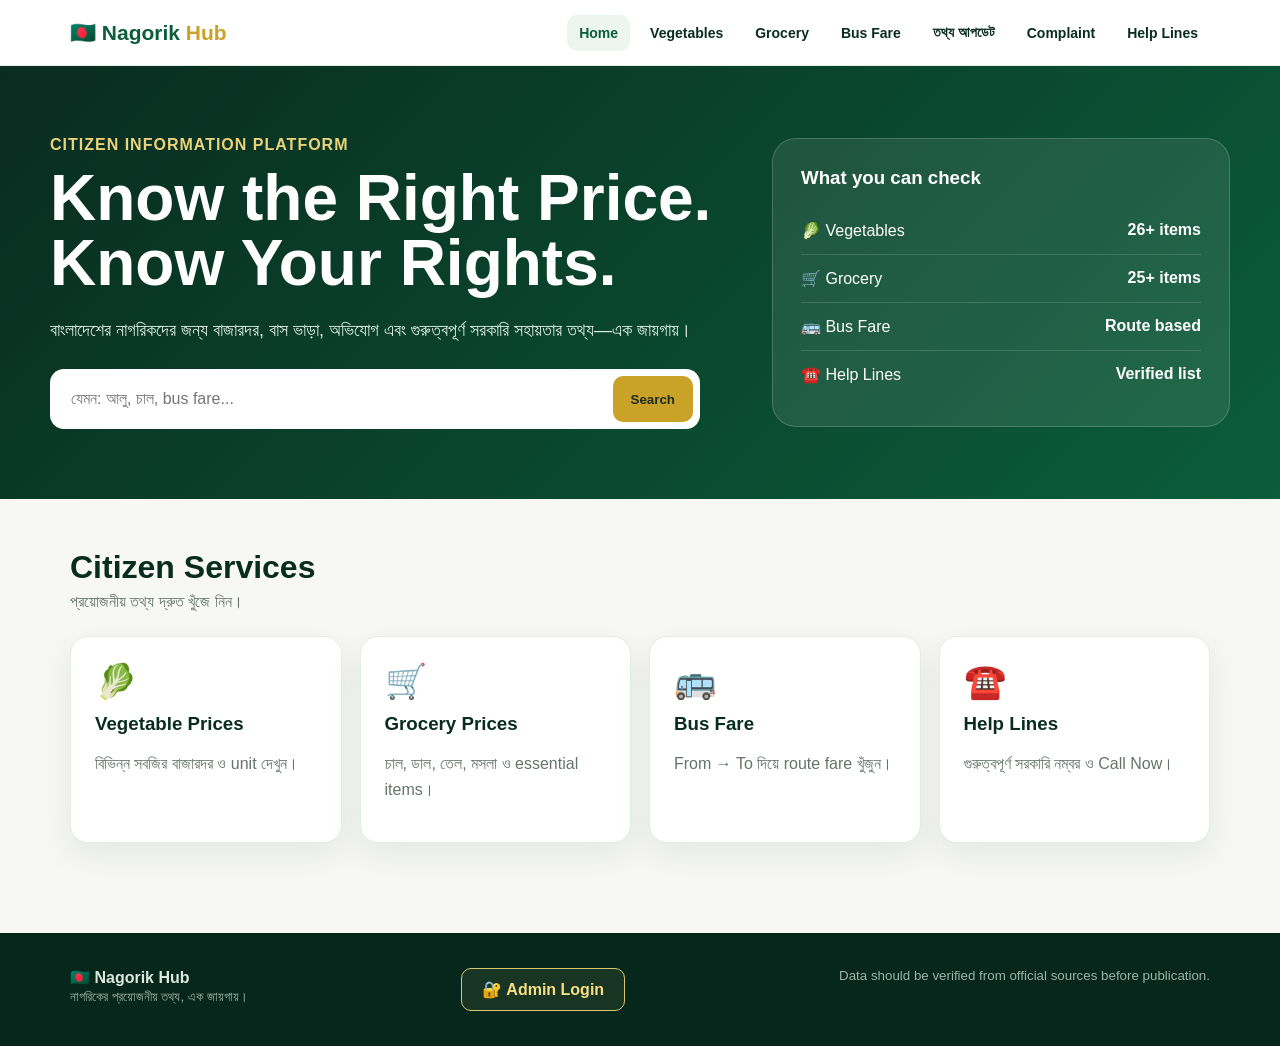
<file: index.html>
<!doctype html><html lang='bn'><head><meta charset='utf-8'><meta name='viewport' content='width=device-width,initial-scale=1'><title>Nagorik Hub</title><link rel='stylesheet' href='css/style.css'></head><body><nav class="nav"><div class="nav-inner"><a class="brand" href="index.html">🇧🇩 Nagorik <span>Hub</span></a><button class="menu">☰</button><div class="navlinks"><a href="index.html" class="active">Home</a><a href="vegetables.html">Vegetables</a><a href="grocery.html">Grocery</a><a href="bus-fare.html">Bus Fare</a><a href="update-info.html">তথ্য আপডেট</a><a href="complaint.html">Complaint</a><a href="helplines.html">Help Lines</a></div></div></nav><section class="hero"><div class="hero-inner"><div><div class="eyebrow">CITIZEN INFORMATION PLATFORM</div><h1>Know the Right Price.<br>Know Your Rights.</h1><p>বাংলাদেশের নাগরিকদের জন্য বাজারদর, বাস ভাড়া, অভিযোগ এবং গুরুত্বপূর্ণ সরকারি সহায়তার তথ্য—এক জায়গায়।</p><div class="hero-search"><input id="homeSearch" placeholder="যেমন: আলু, চাল, bus fare..."><button class="btn" onclick="location.href='vegetables.html'">Search</button></div></div><div class="hero-panel"><h3>What you can check</h3><div class="hero-stat"><span>🥬 Vegetables</span><b>26+ items</b></div><div class="hero-stat"><span>🛒 Grocery</span><b>25+ items</b></div><div class="hero-stat"><span>🚌 Bus Fare</span><b>Route based</b></div><div class="hero-stat"><span>☎️ Help Lines</span><b>Verified list</b></div></div></div></section><section class="container"><div class="section-head"><div><h2>Citizen Services</h2><p>প্রয়োজনীয় তথ্য দ্রুত খুঁজে নিন।</p></div></div><div class="cards"><a class="feature" href="vegetables.html"><div class="feature-icon">🥬</div><h3>Vegetable Prices</h3><p>বিভিন্ন সবজির বাজারদর ও unit দেখুন।</p></a><a class="feature" href="grocery.html"><div class="feature-icon">🛒</div><h3>Grocery Prices</h3><p>চাল, ডাল, তেল, মসলা ও essential items।</p></a><a class="feature" href="bus-fare.html"><div class="feature-icon">🚌</div><h3>Bus Fare</h3><p>From → To দিয়ে route fare খুঁজুন।</p></a><a class="feature" href="helplines.html"><div class="feature-icon">☎️</div><h3>Help Lines</h3><p>গুরুত্বপূর্ণ সরকারি নম্বর ও Call Now।</p></a></div></section><footer class="footer"><div class="footer-inner"><div><strong>🇧🇩 Nagorik Hub</strong><br><small>নাগরিকের প্রয়োজনীয় তথ্য, এক জায়গায়।</small></div><div class="footer-admin"><a class="admin-login-btn" href="admin-login.html">🔐 Admin Login</a></div><small>Data should be verified from official sources before publication.</small></div></footer><script src='js/main.js'></script></body></html>
</file>
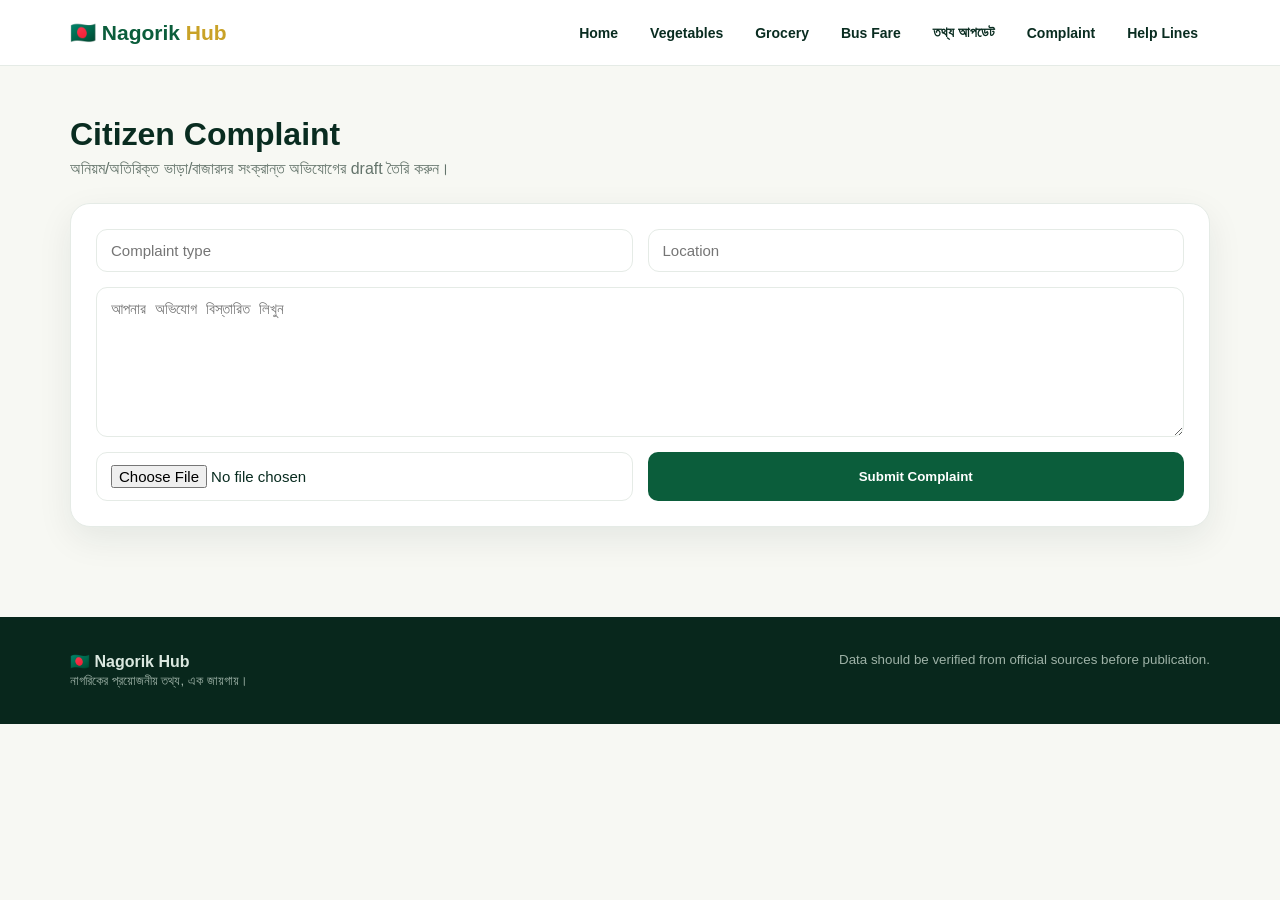
<file: complaint.html>
<!doctype html><html lang='bn'><head><meta charset='utf-8'><meta name='viewport' content='width=device-width,initial-scale=1'><title>Complaint — Nagorik Hub</title><link rel='stylesheet' href='css/style.css'></head><body><nav class="nav"><div class="nav-inner"><a class="brand" href="index.html">🇧🇩 Nagorik <span>Hub</span></a><button class="menu">☰</button><div class="navlinks"><a href="index.html" class="">Home</a><a href="vegetables.html" class="">Vegetables</a><a href="grocery.html" class="">Grocery</a><a href="bus-fare.html" class="">Bus Fare</a><a href="update-info.html">তথ্য আপডেট</a><a href="complaint.html">Complaint</a><a href="helplines.html" class="">Help Lines</a></div></div></nav><main class="container"><div class="section-head"><div><h2>Citizen Complaint</h2><p>অনিয়ম/অতিরিক্ত ভাড়া/বাজারদর সংক্রান্ত অভিযোগের draft তৈরি করুন।</p></div></div><div class="fare-box"><form class="form-grid" onsubmit="event.preventDefault();alert('Demo: complaint saved locally. Official submission channel will be connected later.');"><input class="input" placeholder="Complaint type"><input class="input" placeholder="Location"><textarea class="input" placeholder="আপনার অভিযোগ বিস্তারিত লিখুন"></textarea><input class="input" type="file" accept="image/*"><button class="btn full">Submit Complaint</button></form></div></main><footer class="footer"><div class="footer-inner"><div><strong>🇧🇩 Nagorik Hub</strong><br><small>নাগরিকের প্রয়োজনীয় তথ্য, এক জায়গায়।</small></div><small>Data should be verified from official sources before publication.</small></div></footer><script src='js/main.js'></script></body></html>
</file>
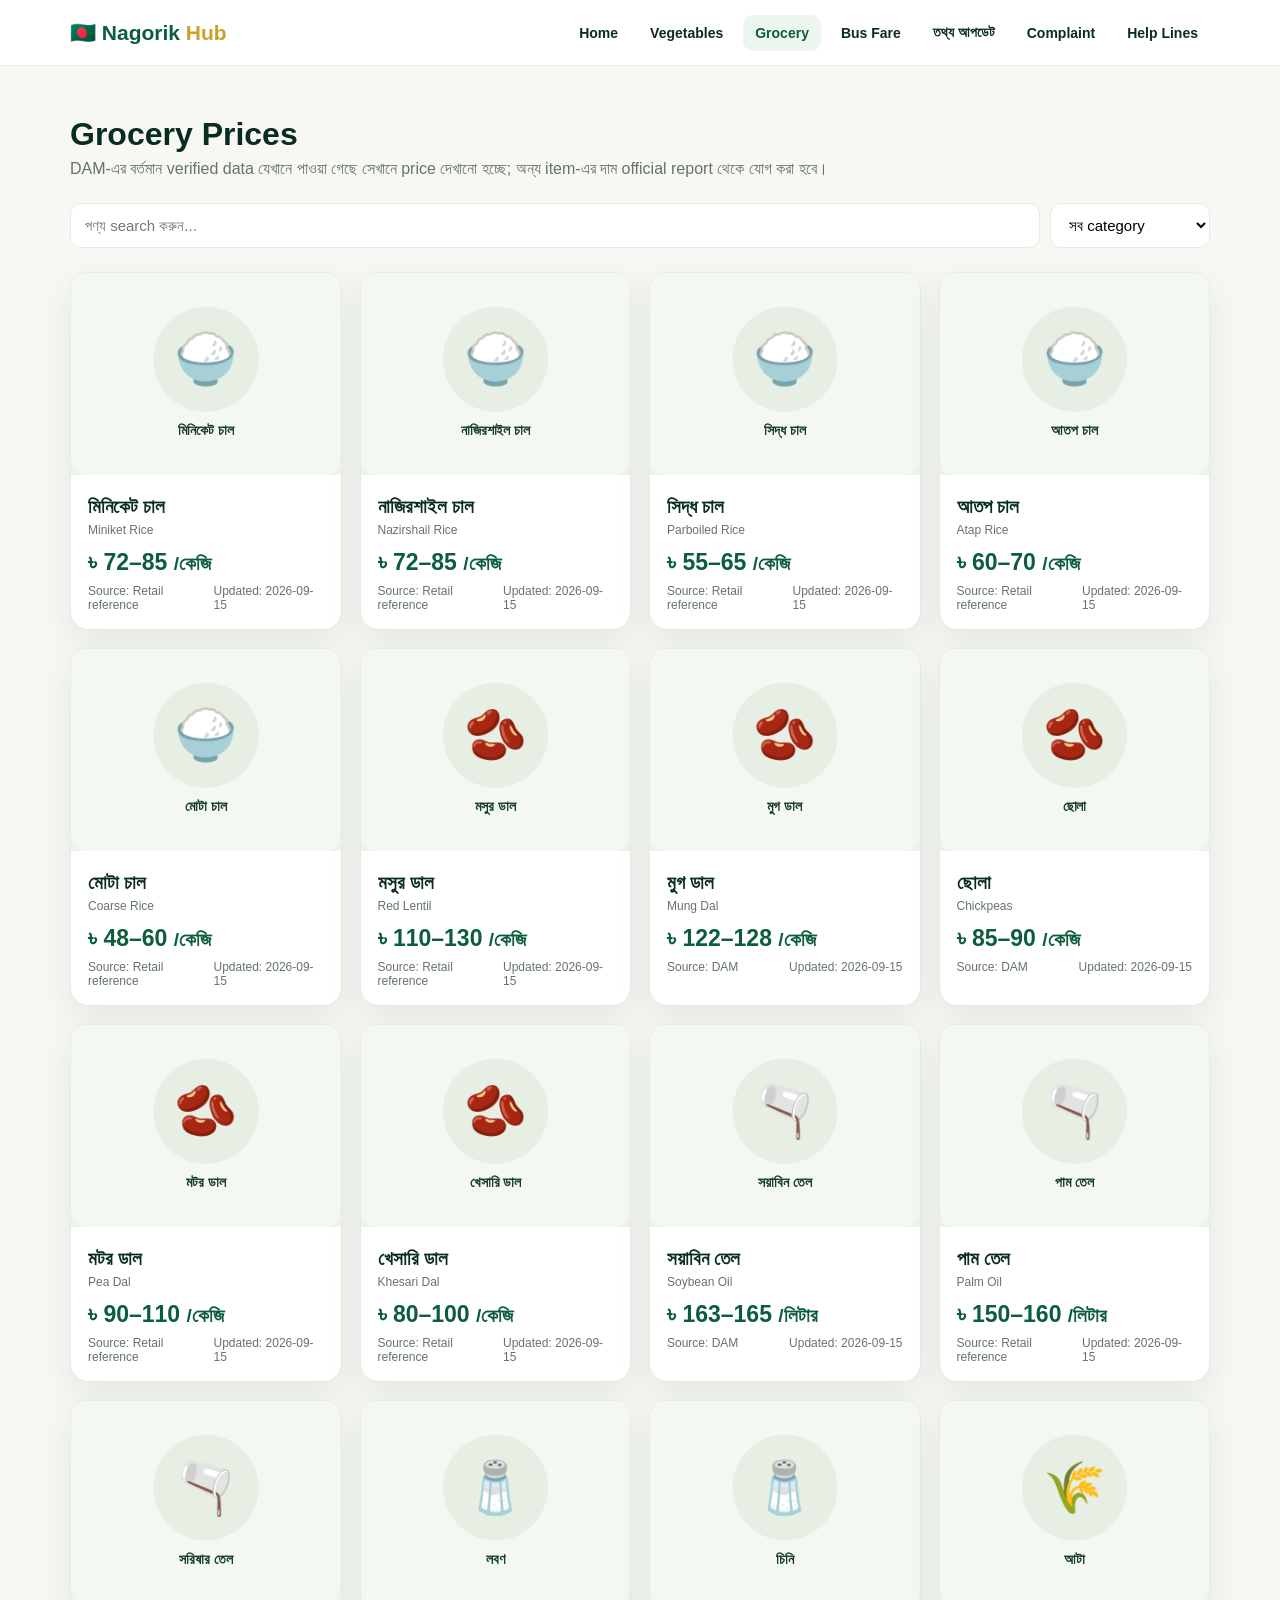
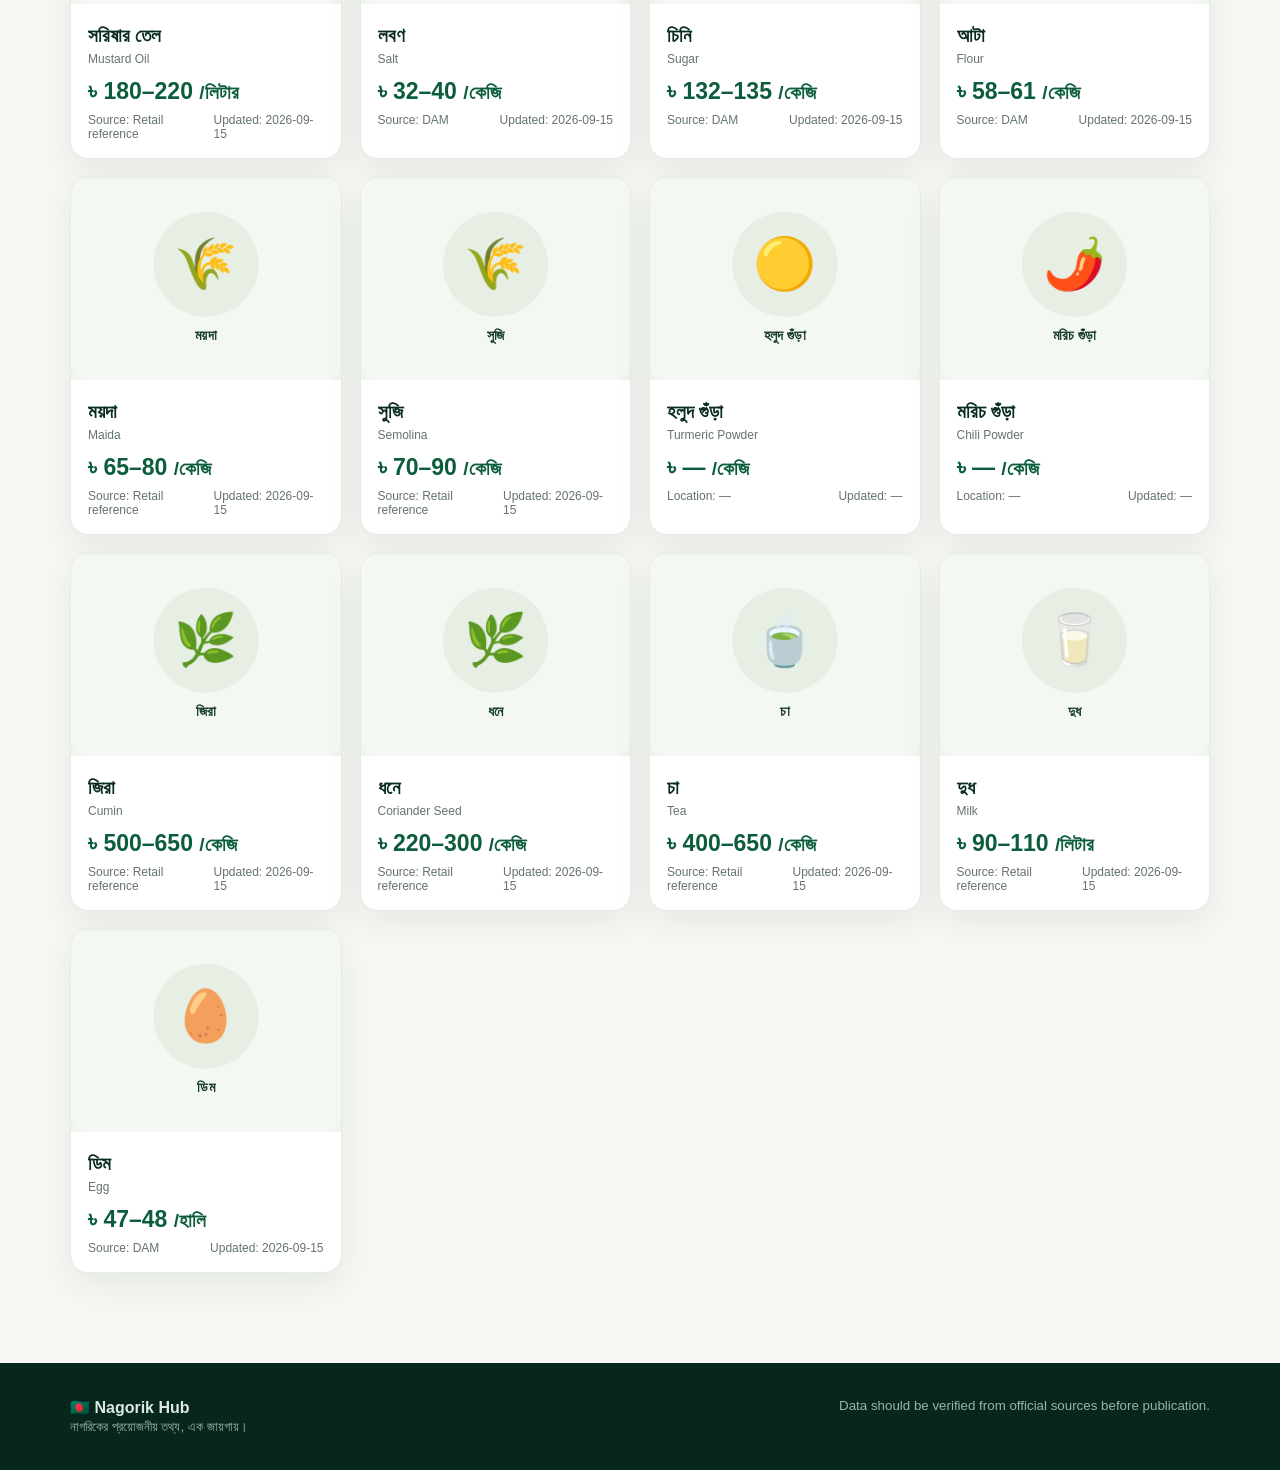
<file: grocery.html>
<!doctype html><html lang='bn'><head><meta charset='utf-8'><meta name='viewport' content='width=device-width,initial-scale=1'><title>Grocery Prices — Nagorik Hub</title><link rel='stylesheet' href='css/style.css'></head><body><nav class="nav"><div class="nav-inner"><a class="brand" href="index.html">🇧🇩 Nagorik <span>Hub</span></a><button class="menu">☰</button><div class="navlinks"><a href="index.html" class="">Home</a><a href="vegetables.html" class="">Vegetables</a><a href="grocery.html" class="active">Grocery</a><a href="bus-fare.html" class="">Bus Fare</a><a href="update-info.html">তথ্য আপডেট</a><a href="complaint.html">Complaint</a><a href="helplines.html" class="">Help Lines</a></div></div></nav><main class="container"><div class="section-head"><div><h2>Grocery Prices</h2><p>DAM-এর বর্তমান verified data যেখানে পাওয়া গেছে সেখানে price দেখানো হচ্ছে; অন্য item-এর দাম official report থেকে যোগ করা হবে।</p></div></div><div class="toolbar"><input class="input product-search" placeholder="পণ্য search করুন..."><select id="category" class="select"><option value="">সব category</option><option value="চাল">চাল</option><option value="ডাল">ডাল</option><option value="তেল">তেল</option><option value="মসলা">মসলা</option><option value="মুদি">মুদি</option></select></div><div class="product-grid"><article class="card product-card" data-category="চাল"><img class="product-img" src="assets/images/grocery/miniket-rice.svg" alt="মিনিকেট চাল"><div class="card-body"><h3>মিনিকেট চাল</h3><div class="en">Miniket Rice</div><div class="price">৳ — <small>/কেজি</small></div><div class="meta"><span>Location: —</span><span>Updated: —</span></div></div></article><article class="card product-card" data-category="চাল"><img class="product-img" src="assets/images/grocery/nazirshail-rice.svg" alt="নাজিরশাইল চাল"><div class="card-body"><h3>নাজিরশাইল চাল</h3><div class="en">Nazirshail Rice</div><div class="price">৳ — <small>/কেজি</small></div><div class="meta"><span>Location: —</span><span>Updated: —</span></div></div></article><article class="card product-card" data-category="চাল"><img class="product-img" src="assets/images/grocery/parboiled-rice.svg" alt="সিদ্ধ চাল"><div class="card-body"><h3>সিদ্ধ চাল</h3><div class="en">Parboiled Rice</div><div class="price">৳ — <small>/কেজি</small></div><div class="meta"><span>Location: —</span><span>Updated: —</span></div></div></article><article class="card product-card" data-category="চাল"><img class="product-img" src="assets/images/grocery/atap-rice.svg" alt="আতপ চাল"><div class="card-body"><h3>আতপ চাল</h3><div class="en">Atap Rice</div><div class="price">৳ — <small>/কেজি</small></div><div class="meta"><span>Location: —</span><span>Updated: —</span></div></div></article><article class="card product-card" data-category="চাল"><img class="product-img" src="assets/images/grocery/coarse-rice.svg" alt="মোটা চাল"><div class="card-body"><h3>মোটা চাল</h3><div class="en">Coarse Rice</div><div class="price">৳ — <small>/কেজি</small></div><div class="meta"><span>Location: —</span><span>Updated: —</span></div></div></article><article class="card product-card" data-category="ডাল"><img class="product-img" src="assets/images/grocery/red-lentil.svg" alt="মসুর ডাল"><div class="card-body"><h3>মসুর ডাল</h3><div class="en">Red Lentil</div><div class="price">৳ — <small>/কেজি</small></div><div class="meta"><span>Location: —</span><span>Updated: —</span></div></div></article><article class="card product-card" data-category="ডাল"><img class="product-img" src="assets/images/grocery/mung-dal.svg" alt="মুগ ডাল"><div class="card-body"><h3>মুগ ডাল</h3><div class="en">Mung Dal</div><div class="price">৳ — <small>/কেজি</small></div><div class="meta"><span>Location: —</span><span>Updated: —</span></div></div></article><article class="card product-card" data-category="ডাল"><img class="product-img" src="assets/images/grocery/chickpeas.svg" alt="ছোলা"><div class="card-body"><h3>ছোলা</h3><div class="en">Chickpeas</div><div class="price">৳ — <small>/কেজি</small></div><div class="meta"><span>Location: —</span><span>Updated: —</span></div></div></article><article class="card product-card" data-category="ডাল"><img class="product-img" src="assets/images/grocery/pea-dal.svg" alt="মটর ডাল"><div class="card-body"><h3>মটর ডাল</h3><div class="en">Pea Dal</div><div class="price">৳ — <small>/কেজি</small></div><div class="meta"><span>Location: —</span><span>Updated: —</span></div></div></article><article class="card product-card" data-category="ডাল"><img class="product-img" src="assets/images/grocery/khesari-dal.svg" alt="খেসারি ডাল"><div class="card-body"><h3>খেসারি ডাল</h3><div class="en">Khesari Dal</div><div class="price">৳ — <small>/কেজি</small></div><div class="meta"><span>Location: —</span><span>Updated: —</span></div></div></article><article class="card product-card" data-category="তেল"><img class="product-img" src="assets/images/grocery/soybean-oil.svg" alt="সয়াবিন তেল"><div class="card-body"><h3>সয়াবিন তেল</h3><div class="en">Soybean Oil</div><div class="price">৳ — <small>/লিটার</small></div><div class="meta"><span>Location: —</span><span>Updated: —</span></div></div></article><article class="card product-card" data-category="তেল"><img class="product-img" src="assets/images/grocery/palm-oil.svg" alt="পাম তেল"><div class="card-body"><h3>পাম তেল</h3><div class="en">Palm Oil</div><div class="price">৳ — <small>/লিটার</small></div><div class="meta"><span>Location: —</span><span>Updated: —</span></div></div></article><article class="card product-card" data-category="তেল"><img class="product-img" src="assets/images/grocery/mustard-oil.svg" alt="সরিষার তেল"><div class="card-body"><h3>সরিষার তেল</h3><div class="en">Mustard Oil</div><div class="price">৳ — <small>/লিটার</small></div><div class="meta"><span>Location: —</span><span>Updated: —</span></div></div></article><article class="card product-card" data-category="মসলা"><img class="product-img" src="assets/images/grocery/salt.svg" alt="লবণ"><div class="card-body"><h3>লবণ</h3><div class="en">Salt</div><div class="price">৳ — <small>/কেজি</small></div><div class="meta"><span>Location: —</span><span>Updated: —</span></div></div></article><article class="card product-card" data-category="মুদি"><img class="product-img" src="assets/images/grocery/sugar.svg" alt="চিনি"><div class="card-body"><h3>চিনি</h3><div class="en">Sugar</div><div class="price">৳ — <small>/কেজি</small></div><div class="meta"><span>Location: —</span><span>Updated: —</span></div></div></article><article class="card product-card" data-category="মুদি"><img class="product-img" src="assets/images/grocery/flour.svg" alt="আটা"><div class="card-body"><h3>আটা</h3><div class="en">Flour</div><div class="price">৳ — <small>/কেজি</small></div><div class="meta"><span>Location: —</span><span>Updated: —</span></div></div></article><article class="card product-card" data-category="মুদি"><img class="product-img" src="assets/images/grocery/maida.svg" alt="ময়দা"><div class="card-body"><h3>ময়দা</h3><div class="en">Maida</div><div class="price">৳ — <small>/কেজি</small></div><div class="meta"><span>Location: —</span><span>Updated: —</span></div></div></article><article class="card product-card" data-category="মুদি"><img class="product-img" src="assets/images/grocery/semolina.svg" alt="সুজি"><div class="card-body"><h3>সুজি</h3><div class="en">Semolina</div><div class="price">৳ — <small>/কেজি</small></div><div class="meta"><span>Location: —</span><span>Updated: —</span></div></div></article><article class="card product-card" data-category="মসলা"><img class="product-img" src="assets/images/grocery/turmeric-powder.svg" alt="হলুদ গুঁড়া"><div class="card-body"><h3>হলুদ গুঁড়া</h3><div class="en">Turmeric Powder</div><div class="price">৳ — <small>/কেজি</small></div><div class="meta"><span>Location: —</span><span>Updated: —</span></div></div></article><article class="card product-card" data-category="মসলা"><img class="product-img" src="assets/images/grocery/chili-powder.svg" alt="মরিচ গুঁড়া"><div class="card-body"><h3>মরিচ গুঁড়া</h3><div class="en">Chili Powder</div><div class="price">৳ — <small>/কেজি</small></div><div class="meta"><span>Location: —</span><span>Updated: —</span></div></div></article><article class="card product-card" data-category="মসলা"><img class="product-img" src="assets/images/grocery/cumin.svg" alt="জিরা"><div class="card-body"><h3>জিরা</h3><div class="en">Cumin</div><div class="price">৳ — <small>/কেজি</small></div><div class="meta"><span>Location: —</span><span>Updated: —</span></div></div></article><article class="card product-card" data-category="মসলা"><img class="product-img" src="assets/images/grocery/coriander-seed.svg" alt="ধনে"><div class="card-body"><h3>ধনে</h3><div class="en">Coriander Seed</div><div class="price">৳ — <small>/কেজি</small></div><div class="meta"><span>Location: —</span><span>Updated: —</span></div></div></article><article class="card product-card" data-category="মুদি"><img class="product-img" src="assets/images/grocery/tea.svg" alt="চা"><div class="card-body"><h3>চা</h3><div class="en">Tea</div><div class="price">৳ — <small>/৫০০ গ্রাম</small></div><div class="meta"><span>Location: —</span><span>Updated: —</span></div></div></article><article class="card product-card" data-category="মুদি"><img class="product-img" src="assets/images/grocery/milk.svg" alt="দুধ"><div class="card-body"><h3>দুধ</h3><div class="en">Milk</div><div class="price">৳ — <small>/লিটার</small></div><div class="meta"><span>Location: —</span><span>Updated: —</span></div></div></article><article class="card product-card" data-category="মুদি"><img class="product-img" src="assets/images/grocery/egg.svg" alt="ডিম"><div class="card-body"><h3>ডিম</h3><div class="en">Egg</div><div class="price">৳ — <small>/ডজন</small></div><div class="meta"><span>Location: —</span><span>Updated: —</span></div></div></article></div></main><footer class="footer"><div class="footer-inner"><div><strong>🇧🇩 Nagorik Hub</strong><br><small>নাগরিকের প্রয়োজনীয় তথ্য, এক জায়গায়।</small></div><small>Data should be verified from official sources before publication.</small></div></footer><script src="js/official-data.js"></script><script src="js/live-data.js"></script><script src="js/main.js"></script><script src="js/user-reported.js"></script>
</body></html>
</file>
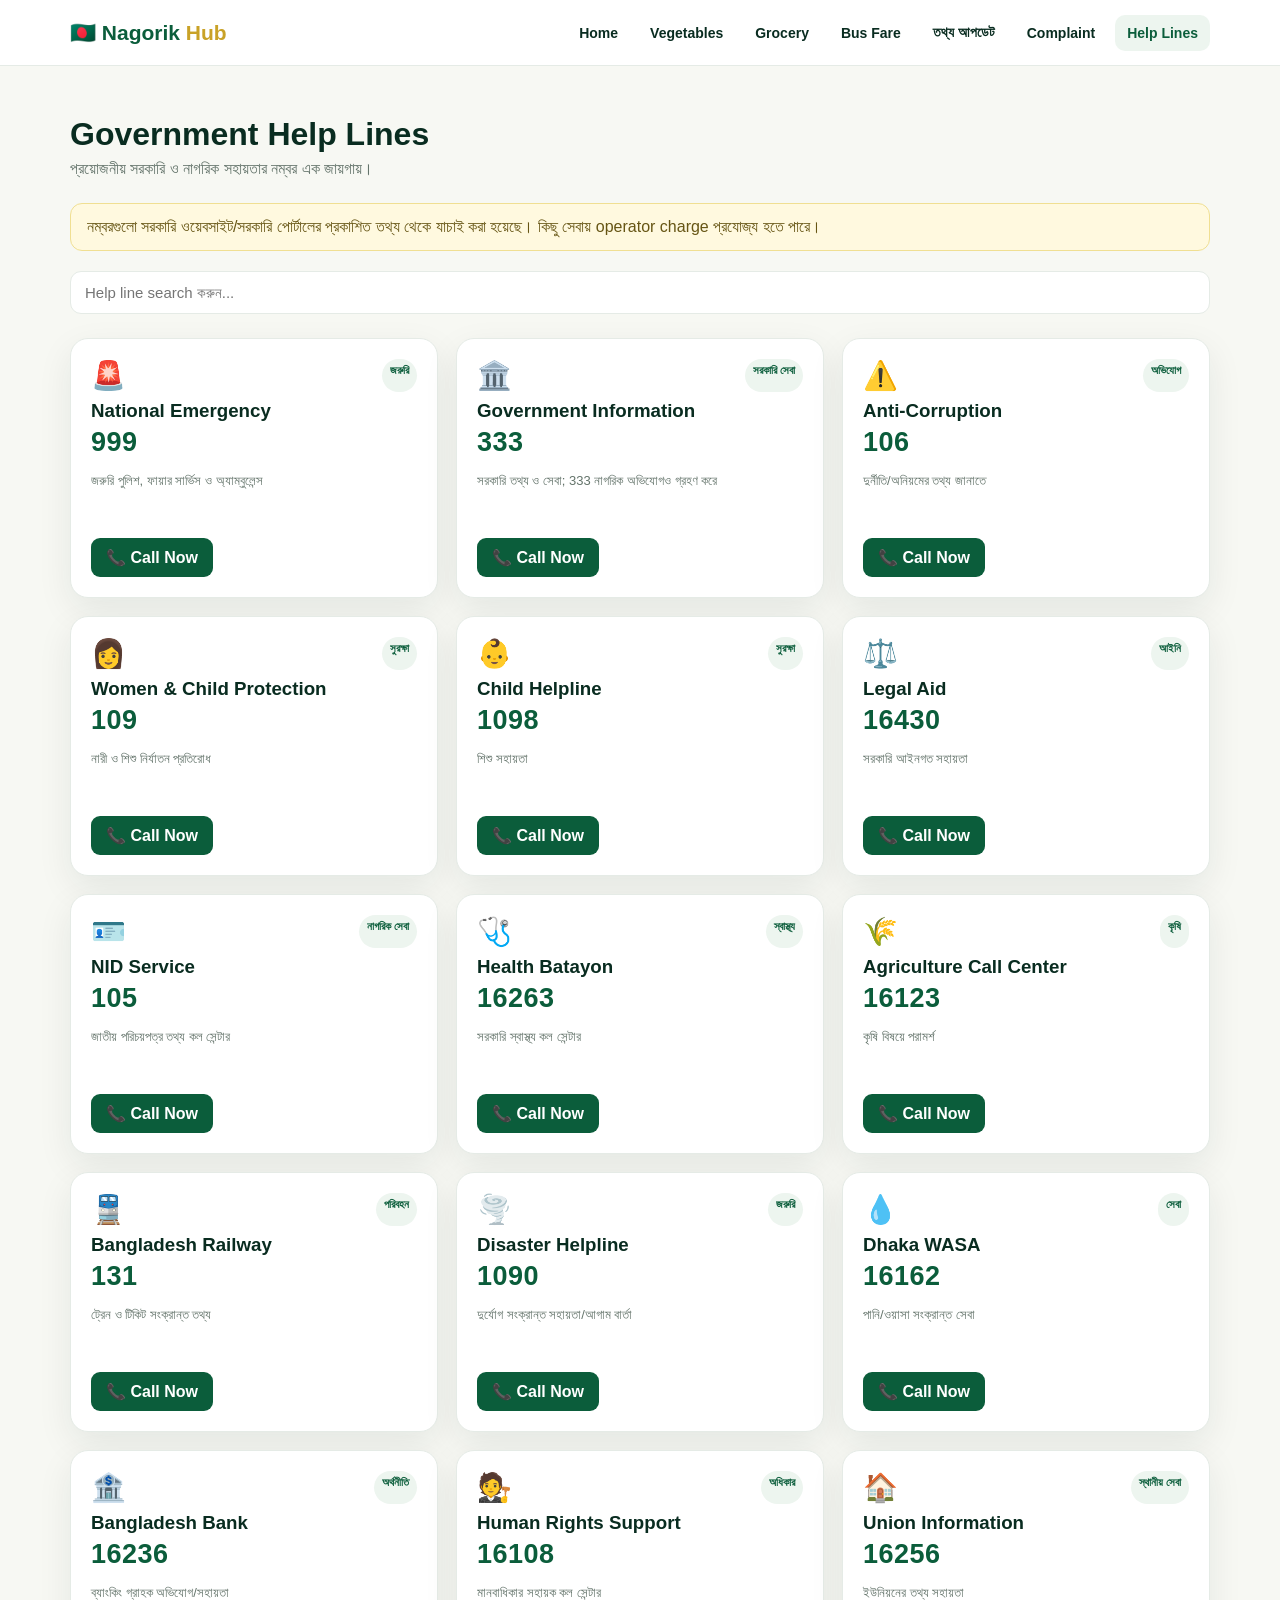
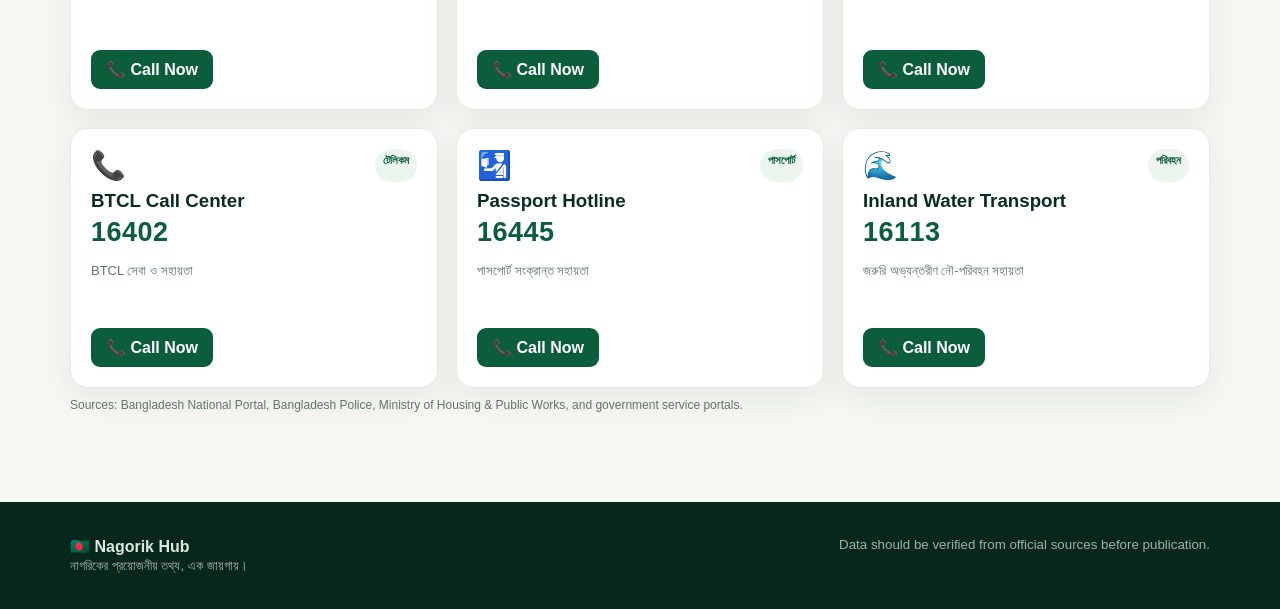
<file: helplines.html>
<!doctype html><html lang='bn'><head><meta charset='utf-8'><meta name='viewport' content='width=device-width,initial-scale=1'><title>Help Lines — Nagorik Hub</title><link rel='stylesheet' href='css/style.css'></head><body><nav class="nav"><div class="nav-inner"><a class="brand" href="index.html">🇧🇩 Nagorik <span>Hub</span></a><button class="menu">☰</button><div class="navlinks"><a href="index.html" class="">Home</a><a href="vegetables.html" class="">Vegetables</a><a href="grocery.html" class="">Grocery</a><a href="bus-fare.html" class="">Bus Fare</a><a href="update-info.html">তথ্য আপডেট</a><a href="complaint.html">Complaint</a><a href="helplines.html" class="active">Help Lines</a></div></div></nav><main class="container"><div class="section-head"><div><h2>Government Help Lines</h2><p>প্রয়োজনীয় সরকারি ও নাগরিক সহায়তার নম্বর এক জায়গায়।</p></div></div><div class="notice">নম্বরগুলো সরকারি ওয়েবসাইট/সরকারি পোর্টালের প্রকাশিত তথ্য থেকে যাচাই করা হয়েছে। কিছু সেবায় operator charge প্রযোজ্য হতে পারে।</div><div class="toolbar"><input class="input" id="helpSearch" placeholder="Help line search করুন..."></div><div class="help-grid" id="helpGrid"><article class="help-card"><div class="help-top"><div class="help-icon">🚨</div><span class="tag">জরুরি</span></div><h3>National Emergency</h3><div class="help-number">999</div><p class="help-desc">জরুরি পুলিশ, ফায়ার সার্ভিস ও অ্যাম্বুলেন্স</p><a class="call" href="tel:999">📞 Call Now</a></article><article class="help-card"><div class="help-top"><div class="help-icon">🏛️</div><span class="tag">সরকারি সেবা</span></div><h3>Government Information</h3><div class="help-number">333</div><p class="help-desc">সরকারি তথ্য ও সেবা; 333 নাগরিক অভিযোগও গ্রহণ করে</p><a class="call" href="tel:333">📞 Call Now</a></article><article class="help-card"><div class="help-top"><div class="help-icon">⚠️</div><span class="tag">অভিযোগ</span></div><h3>Anti-Corruption</h3><div class="help-number">106</div><p class="help-desc">দুর্নীতি/অনিয়মের তথ্য জানাতে</p><a class="call" href="tel:106">📞 Call Now</a></article><article class="help-card"><div class="help-top"><div class="help-icon">👩</div><span class="tag">সুরক্ষা</span></div><h3>Women & Child Protection</h3><div class="help-number">109</div><p class="help-desc">নারী ও শিশু নির্যাতন প্রতিরোধ</p><a class="call" href="tel:109">📞 Call Now</a></article><article class="help-card"><div class="help-top"><div class="help-icon">👶</div><span class="tag">সুরক্ষা</span></div><h3>Child Helpline</h3><div class="help-number">1098</div><p class="help-desc">শিশু সহায়তা</p><a class="call" href="tel:1098">📞 Call Now</a></article><article class="help-card"><div class="help-top"><div class="help-icon">⚖️</div><span class="tag">আইনি</span></div><h3>Legal Aid</h3><div class="help-number">16430</div><p class="help-desc">সরকারি আইনগত সহায়তা</p><a class="call" href="tel:16430">📞 Call Now</a></article><article class="help-card"><div class="help-top"><div class="help-icon">🪪</div><span class="tag">নাগরিক সেবা</span></div><h3>NID Service</h3><div class="help-number">105</div><p class="help-desc">জাতীয় পরিচয়পত্র তথ্য কল সেন্টার</p><a class="call" href="tel:105">📞 Call Now</a></article><article class="help-card"><div class="help-top"><div class="help-icon">🩺</div><span class="tag">স্বাস্থ্য</span></div><h3>Health Batayon</h3><div class="help-number">16263</div><p class="help-desc">সরকারি স্বাস্থ্য কল সেন্টার</p><a class="call" href="tel:16263">📞 Call Now</a></article><article class="help-card"><div class="help-top"><div class="help-icon">🌾</div><span class="tag">কৃষি</span></div><h3>Agriculture Call Center</h3><div class="help-number">16123</div><p class="help-desc">কৃষি বিষয়ে পরামর্শ</p><a class="call" href="tel:16123">📞 Call Now</a></article><article class="help-card"><div class="help-top"><div class="help-icon">🚆</div><span class="tag">পরিবহন</span></div><h3>Bangladesh Railway</h3><div class="help-number">131</div><p class="help-desc">ট্রেন ও টিকিট সংক্রান্ত তথ্য</p><a class="call" href="tel:131">📞 Call Now</a></article><article class="help-card"><div class="help-top"><div class="help-icon">🌪️</div><span class="tag">জরুরি</span></div><h3>Disaster Helpline</h3><div class="help-number">1090</div><p class="help-desc">দুর্যোগ সংক্রান্ত সহায়তা/আগাম বার্তা</p><a class="call" href="tel:1090">📞 Call Now</a></article><article class="help-card"><div class="help-top"><div class="help-icon">💧</div><span class="tag">সেবা</span></div><h3>Dhaka WASA</h3><div class="help-number">16162</div><p class="help-desc">পানি/ওয়াসা সংক্রান্ত সেবা</p><a class="call" href="tel:16162">📞 Call Now</a></article><article class="help-card"><div class="help-top"><div class="help-icon">🏦</div><span class="tag">অর্থনীতি</span></div><h3>Bangladesh Bank</h3><div class="help-number">16236</div><p class="help-desc">ব্যাংকিং গ্রাহক অভিযোগ/সহায়তা</p><a class="call" href="tel:16236">📞 Call Now</a></article><article class="help-card"><div class="help-top"><div class="help-icon">🧑‍⚖️</div><span class="tag">অধিকার</span></div><h3>Human Rights Support</h3><div class="help-number">16108</div><p class="help-desc">মানবাধিকার সহায়ক কল সেন্টার</p><a class="call" href="tel:16108">📞 Call Now</a></article><article class="help-card"><div class="help-top"><div class="help-icon">🏠</div><span class="tag">স্থানীয় সেবা</span></div><h3>Union Information</h3><div class="help-number">16256</div><p class="help-desc">ইউনিয়নের তথ্য সহায়তা</p><a class="call" href="tel:16256">📞 Call Now</a></article><article class="help-card"><div class="help-top"><div class="help-icon">📞</div><span class="tag">টেলিকম</span></div><h3>BTCL Call Center</h3><div class="help-number">16402</div><p class="help-desc">BTCL সেবা ও সহায়তা</p><a class="call" href="tel:16402">📞 Call Now</a></article><article class="help-card"><div class="help-top"><div class="help-icon">🛂</div><span class="tag">পাসপোর্ট</span></div><h3>Passport Hotline</h3><div class="help-number">16445</div><p class="help-desc">পাসপোর্ট সংক্রান্ত সহায়তা</p><a class="call" href="tel:16445">📞 Call Now</a></article><article class="help-card"><div class="help-top"><div class="help-icon">🌊</div><span class="tag">পরিবহন</span></div><h3>Inland Water Transport</h3><div class="help-number">16113</div><p class="help-desc">জরুরি অভ্যন্তরীণ নৌ-পরিবহন সহায়তা</p><a class="call" href="tel:16113">📞 Call Now</a></article></div><div class="source">Sources: Bangladesh National Portal, Bangladesh Police, Ministry of Housing & Public Works, and government service portals.</div></main><footer class="footer"><div class="footer-inner"><div><strong>🇧🇩 Nagorik Hub</strong><br><small>নাগরিকের প্রয়োজনীয় তথ্য, এক জায়গায়।</small></div><small>Data should be verified from official sources before publication.</small></div></footer><script>document.getElementById("helpSearch").addEventListener("input",e=>{const q=e.target.value.toLowerCase();document.querySelectorAll(".help-card").forEach(c=>c.style.display=c.innerText.toLowerCase().includes(q)?"":"none")})</script><script src='js/main.js'></script></body></html>
</file>
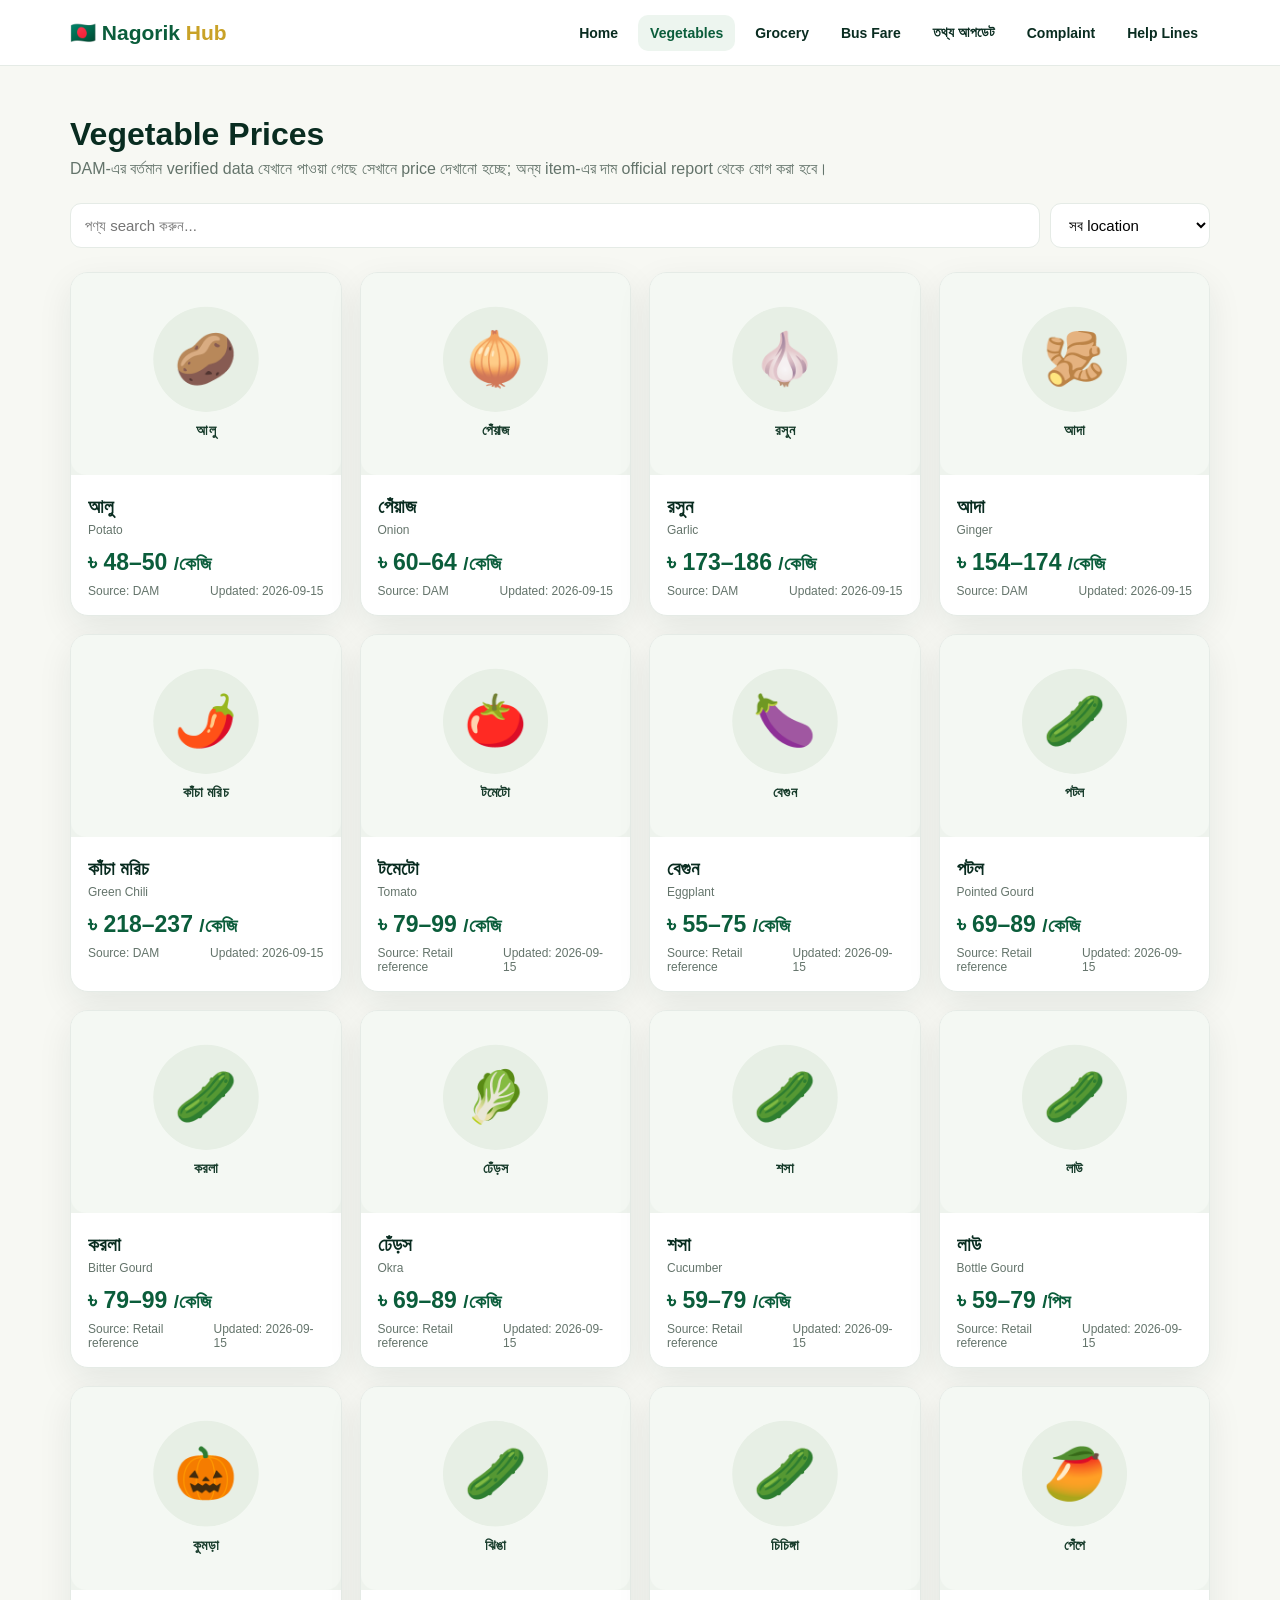
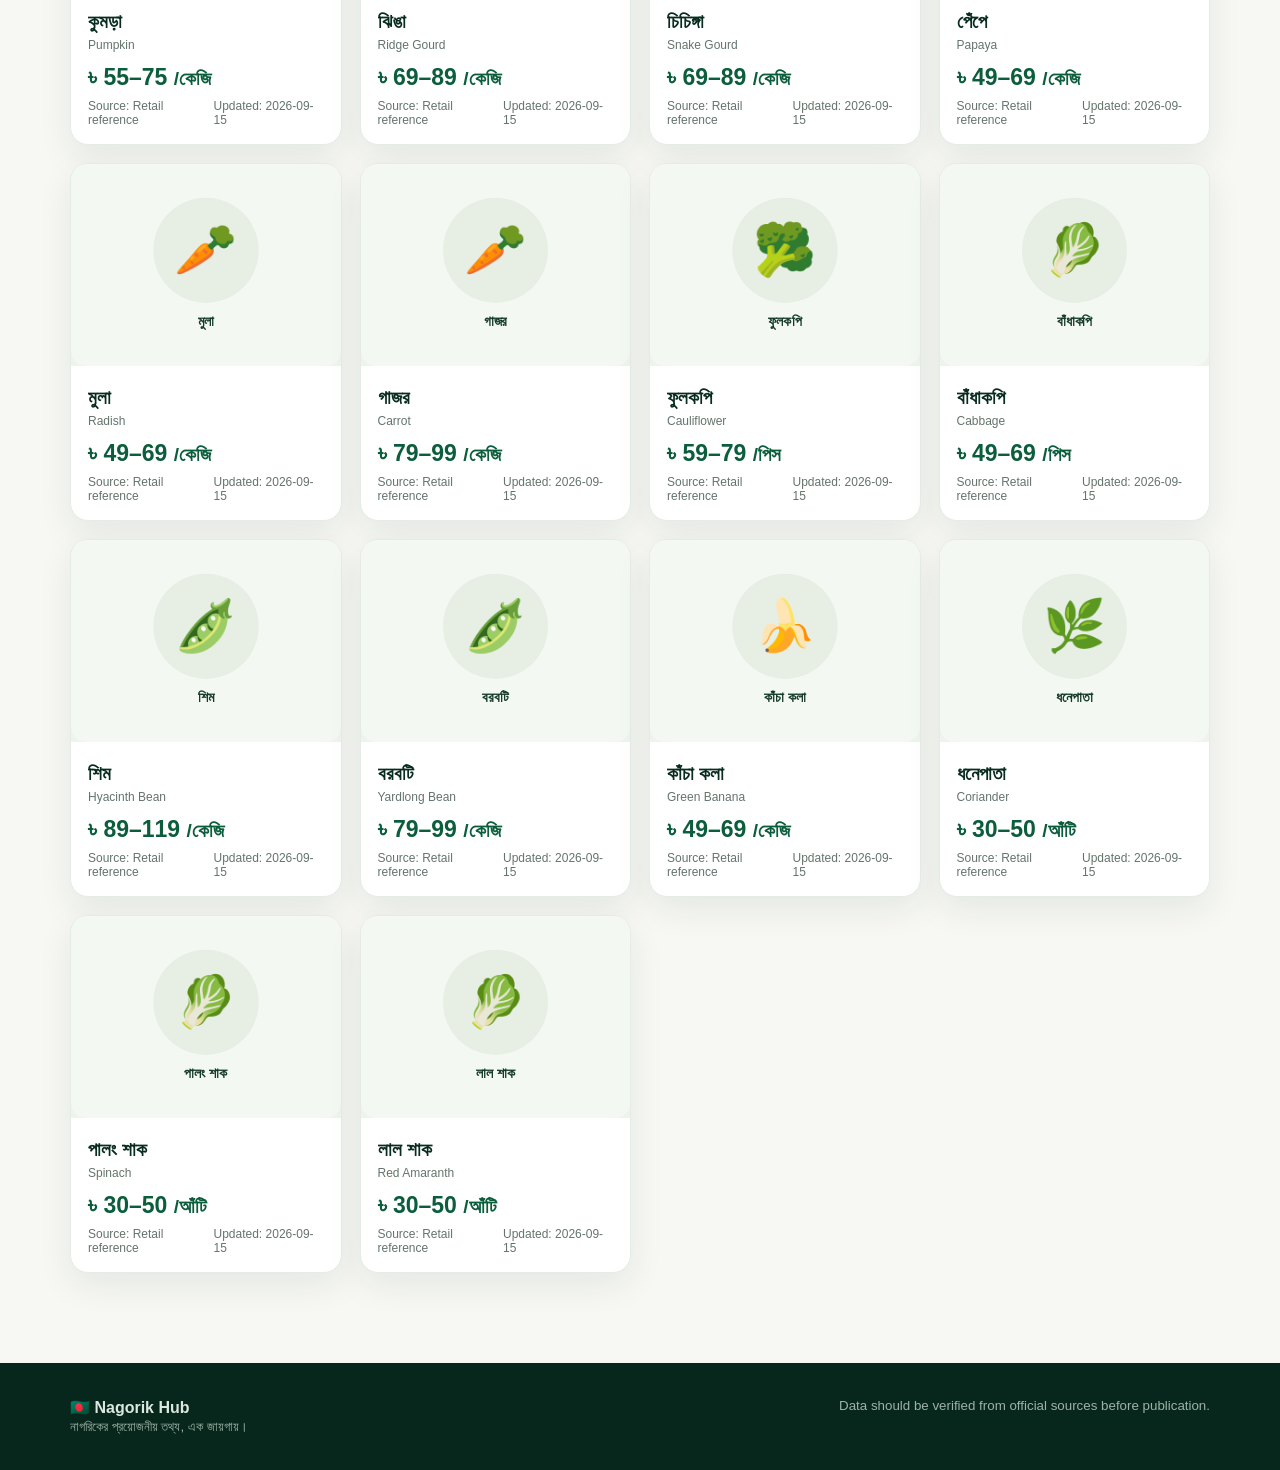
<file: vegetables.html>
<!doctype html><html lang='bn'><head><meta charset='utf-8'><meta name='viewport' content='width=device-width,initial-scale=1'><title>Vegetable Prices — Nagorik Hub</title><link rel='stylesheet' href='css/style.css'></head><body><nav class="nav"><div class="nav-inner"><a class="brand" href="index.html">🇧🇩 Nagorik <span>Hub</span></a><button class="menu">☰</button><div class="navlinks"><a href="index.html" class="">Home</a><a href="vegetables.html" class="active">Vegetables</a><a href="grocery.html" class="">Grocery</a><a href="bus-fare.html" class="">Bus Fare</a><a href="update-info.html">তথ্য আপডেট</a><a href="complaint.html">Complaint</a><a href="helplines.html" class="">Help Lines</a></div></div></nav><main class="container"><div class="section-head"><div><h2>Vegetable Prices</h2><p>DAM-এর বর্তমান verified data যেখানে পাওয়া গেছে সেখানে price দেখানো হচ্ছে; অন্য item-এর দাম official report থেকে যোগ করা হবে।</p></div></div><div class="toolbar"><input class="input product-search" placeholder="পণ্য search করুন..."><select class="select"><option>সব location</option><option>Dhaka</option><option>Chattogram</option><option>Rajshahi</option><option>Khulna</option></select></div><div class="product-grid"><article class="card product-card"><img class="product-img" src="assets/images/vegetables/potato.svg" alt="আলু"><div class="card-body"><h3>আলু</h3><div class="en">Potato</div><div class="price">৳ — <small>/কেজি</small></div><div class="meta"><span>Location: —</span><span>Updated: —</span></div></div></article><article class="card product-card"><img class="product-img" src="assets/images/vegetables/onion.svg" alt="পেঁয়াজ"><div class="card-body"><h3>পেঁয়াজ</h3><div class="en">Onion</div><div class="price">৳ — <small>/কেজি</small></div><div class="meta"><span>Location: —</span><span>Updated: —</span></div></div></article><article class="card product-card"><img class="product-img" src="assets/images/vegetables/garlic.svg" alt="রসুন"><div class="card-body"><h3>রসুন</h3><div class="en">Garlic</div><div class="price">৳ — <small>/কেজি</small></div><div class="meta"><span>Location: —</span><span>Updated: —</span></div></div></article><article class="card product-card"><img class="product-img" src="assets/images/vegetables/ginger.svg" alt="আদা"><div class="card-body"><h3>আদা</h3><div class="en">Ginger</div><div class="price">৳ — <small>/কেজি</small></div><div class="meta"><span>Location: —</span><span>Updated: —</span></div></div></article><article class="card product-card"><img class="product-img" src="assets/images/vegetables/green-chili.svg" alt="কাঁচা মরিচ"><div class="card-body"><h3>কাঁচা মরিচ</h3><div class="en">Green Chili</div><div class="price">৳ — <small>/কেজি</small></div><div class="meta"><span>Location: —</span><span>Updated: —</span></div></div></article><article class="card product-card"><img class="product-img" src="assets/images/vegetables/tomato.svg" alt="টমেটো"><div class="card-body"><h3>টমেটো</h3><div class="en">Tomato</div><div class="price">৳ — <small>/কেজি</small></div><div class="meta"><span>Location: —</span><span>Updated: —</span></div></div></article><article class="card product-card"><img class="product-img" src="assets/images/vegetables/eggplant.svg" alt="বেগুন"><div class="card-body"><h3>বেগুন</h3><div class="en">Eggplant</div><div class="price">৳ — <small>/কেজি</small></div><div class="meta"><span>Location: —</span><span>Updated: —</span></div></div></article><article class="card product-card"><img class="product-img" src="assets/images/vegetables/pointed-gourd.svg" alt="পটল"><div class="card-body"><h3>পটল</h3><div class="en">Pointed Gourd</div><div class="price">৳ — <small>/কেজি</small></div><div class="meta"><span>Location: —</span><span>Updated: —</span></div></div></article><article class="card product-card"><img class="product-img" src="assets/images/vegetables/bitter-gourd.svg" alt="করলা"><div class="card-body"><h3>করলা</h3><div class="en">Bitter Gourd</div><div class="price">৳ — <small>/কেজি</small></div><div class="meta"><span>Location: —</span><span>Updated: —</span></div></div></article><article class="card product-card"><img class="product-img" src="assets/images/vegetables/okra.svg" alt="ঢেঁড়স"><div class="card-body"><h3>ঢেঁড়স</h3><div class="en">Okra</div><div class="price">৳ — <small>/কেজি</small></div><div class="meta"><span>Location: —</span><span>Updated: —</span></div></div></article><article class="card product-card"><img class="product-img" src="assets/images/vegetables/cucumber.svg" alt="শসা"><div class="card-body"><h3>শসা</h3><div class="en">Cucumber</div><div class="price">৳ — <small>/কেজি</small></div><div class="meta"><span>Location: —</span><span>Updated: —</span></div></div></article><article class="card product-card"><img class="product-img" src="assets/images/vegetables/bottle-gourd.svg" alt="লাউ"><div class="card-body"><h3>লাউ</h3><div class="en">Bottle Gourd</div><div class="price">৳ — <small>/পিস</small></div><div class="meta"><span>Location: —</span><span>Updated: —</span></div></div></article><article class="card product-card"><img class="product-img" src="assets/images/vegetables/pumpkin.svg" alt="কুমড়া"><div class="card-body"><h3>কুমড়া</h3><div class="en">Pumpkin</div><div class="price">৳ — <small>/কেজি</small></div><div class="meta"><span>Location: —</span><span>Updated: —</span></div></div></article><article class="card product-card"><img class="product-img" src="assets/images/vegetables/ridge-gourd.svg" alt="ঝিঙা"><div class="card-body"><h3>ঝিঙা</h3><div class="en">Ridge Gourd</div><div class="price">৳ — <small>/কেজি</small></div><div class="meta"><span>Location: —</span><span>Updated: —</span></div></div></article><article class="card product-card"><img class="product-img" src="assets/images/vegetables/snake-gourd.svg" alt="চিচিঙ্গা"><div class="card-body"><h3>চিচিঙ্গা</h3><div class="en">Snake Gourd</div><div class="price">৳ — <small>/কেজি</small></div><div class="meta"><span>Location: —</span><span>Updated: —</span></div></div></article><article class="card product-card"><img class="product-img" src="assets/images/vegetables/papaya.svg" alt="পেঁপে"><div class="card-body"><h3>পেঁপে</h3><div class="en">Papaya</div><div class="price">৳ — <small>/কেজি</small></div><div class="meta"><span>Location: —</span><span>Updated: —</span></div></div></article><article class="card product-card"><img class="product-img" src="assets/images/vegetables/radish.svg" alt="মুলা"><div class="card-body"><h3>মুলা</h3><div class="en">Radish</div><div class="price">৳ — <small>/কেজি</small></div><div class="meta"><span>Location: —</span><span>Updated: —</span></div></div></article><article class="card product-card"><img class="product-img" src="assets/images/vegetables/carrot.svg" alt="গাজর"><div class="card-body"><h3>গাজর</h3><div class="en">Carrot</div><div class="price">৳ — <small>/কেজি</small></div><div class="meta"><span>Location: —</span><span>Updated: —</span></div></div></article><article class="card product-card"><img class="product-img" src="assets/images/vegetables/cauliflower.svg" alt="ফুলকপি"><div class="card-body"><h3>ফুলকপি</h3><div class="en">Cauliflower</div><div class="price">৳ — <small>/পিস</small></div><div class="meta"><span>Location: —</span><span>Updated: —</span></div></div></article><article class="card product-card"><img class="product-img" src="assets/images/vegetables/cabbage.svg" alt="বাঁধাকপি"><div class="card-body"><h3>বাঁধাকপি</h3><div class="en">Cabbage</div><div class="price">৳ — <small>/পিস</small></div><div class="meta"><span>Location: —</span><span>Updated: —</span></div></div></article><article class="card product-card"><img class="product-img" src="assets/images/vegetables/hyacinth-bean.svg" alt="শিম"><div class="card-body"><h3>শিম</h3><div class="en">Hyacinth Bean</div><div class="price">৳ — <small>/কেজি</small></div><div class="meta"><span>Location: —</span><span>Updated: —</span></div></div></article><article class="card product-card"><img class="product-img" src="assets/images/vegetables/yardlong-bean.svg" alt="বরবটি"><div class="card-body"><h3>বরবটি</h3><div class="en">Yardlong Bean</div><div class="price">৳ — <small>/কেজি</small></div><div class="meta"><span>Location: —</span><span>Updated: —</span></div></div></article><article class="card product-card"><img class="product-img" src="assets/images/vegetables/green-banana.svg" alt="কাঁচা কলা"><div class="card-body"><h3>কাঁচা কলা</h3><div class="en">Green Banana</div><div class="price">৳ — <small>/কেজি</small></div><div class="meta"><span>Location: —</span><span>Updated: —</span></div></div></article><article class="card product-card"><img class="product-img" src="assets/images/vegetables/coriander.svg" alt="ধনেপাতা"><div class="card-body"><h3>ধনেপাতা</h3><div class="en">Coriander</div><div class="price">৳ — <small>/আঁটি</small></div><div class="meta"><span>Location: —</span><span>Updated: —</span></div></div></article><article class="card product-card"><img class="product-img" src="assets/images/vegetables/spinach.svg" alt="পালং শাক"><div class="card-body"><h3>পালং শাক</h3><div class="en">Spinach</div><div class="price">৳ — <small>/আঁটি</small></div><div class="meta"><span>Location: —</span><span>Updated: —</span></div></div></article><article class="card product-card"><img class="product-img" src="assets/images/vegetables/red-amaranth.svg" alt="লাল শাক"><div class="card-body"><h3>লাল শাক</h3><div class="en">Red Amaranth</div><div class="price">৳ — <small>/আঁটি</small></div><div class="meta"><span>Location: —</span><span>Updated: —</span></div></div></article></div></main><footer class="footer"><div class="footer-inner"><div><strong>🇧🇩 Nagorik Hub</strong><br><small>নাগরিকের প্রয়োজনীয় তথ্য, এক জায়গায়।</small></div><small>Data should be verified from official sources before publication.</small></div></footer><script src="js/official-data.js"></script><script src="js/live-data.js"></script><script src="js/main.js"></script><script src="js/user-reported.js"></script>
</body></html>
</file>
<file: css/style.css>
:root{--green:#0b5d3b;--dark:#092c20;--gold:#c9a227;--cream:#f7f8f3;--muted:#64746b;--card:#fff;--line:#e5ebe6;--shadow:0 12px 35px rgba(9,44,32,.08)}
*{box-sizing:border-box}html{scroll-behavior:smooth}body{margin:0;font-family:Inter,Segoe UI,Arial,sans-serif;background:var(--cream);color:var(--dark)}a{text-decoration:none;color:inherit}
.nav{position:sticky;top:0;z-index:20;background:rgba(255,255,255,.96);backdrop-filter:blur(12px);border-bottom:1px solid var(--line)}
.nav-inner{max-width:1180px;margin:auto;padding:14px 20px;display:flex;align-items:center;justify-content:space-between}.brand{font-size:21px;font-weight:800;color:var(--green)}.brand span{color:var(--gold)}
.navlinks{display:flex;gap:8px;align-items:center}.navlinks a{padding:10px 12px;border-radius:10px;font-weight:650;font-size:14px}.navlinks a:hover,.navlinks a.active{background:#edf5ef;color:var(--green)}
.menu{display:none;border:0;background:#edf5ef;padding:9px;border-radius:10px;font-size:20px}
.hero{background:linear-gradient(135deg,#092c20,#0b5d3b);color:white;padding:70px 20px}.hero-inner{max-width:1180px;margin:auto;display:grid;grid-template-columns:1.2fr .8fr;gap:35px;align-items:center}.eyebrow{color:#ead27a;font-weight:800;letter-spacing:1px}.hero h1{font-size:clamp(38px,6vw,64px);line-height:1.02;margin:12px 0}.hero p{font-size:18px;line-height:1.7;color:#dcebe3;max-width:680px}.hero-search{display:flex;background:white;border-radius:14px;padding:7px;margin-top:24px;max-width:650px}.hero-search input{flex:1;border:0;outline:0;padding:14px;font-size:16px}.btn{border:0;background:var(--green);color:white;padding:12px 18px;border-radius:10px;font-weight:750;cursor:pointer}.hero .btn{background:var(--gold);color:#1b2b20}.hero-panel{background:rgba(255,255,255,.09);border:1px solid rgba(255,255,255,.18);border-radius:24px;padding:28px}.hero-panel h3{margin-top:0}.hero-stat{display:flex;justify-content:space-between;padding:14px 0;border-bottom:1px solid rgba(255,255,255,.15)}.hero-stat:last-child{border:0}
.container{max-width:1180px;margin:auto;padding:50px 20px}.section-head{display:flex;justify-content:space-between;gap:20px;align-items:end;margin-bottom:25px}.section-head h2{margin:0;font-size:32px}.section-head p{color:var(--muted);margin:7px 0 0}.cards{display:grid;grid-template-columns:repeat(4,1fr);gap:18px}.feature,.card,.help-card,.fare-card{background:var(--card);border:1px solid var(--line);border-radius:18px;box-shadow:var(--shadow)}.feature{padding:24px}.feature-icon{font-size:34px}.feature h3{margin:12px 0 7px}.feature p{color:var(--muted);line-height:1.6}.toolbar{display:flex;gap:10px;flex-wrap:wrap;margin-bottom:24px}.input,.select{border:1px solid var(--line);background:#fff;border-radius:11px;padding:12px 14px;outline:none;font-size:15px}.input{min-width:240px;flex:1}.select{min-width:160px}.product-grid{display:grid;grid-template-columns:repeat(4,1fr);gap:18px}.card{overflow:hidden}.product-img{width:100%;aspect-ratio:4/3;object-fit:cover;background:#eef3ed}.card-body{padding:17px}.card h3{margin:0 0 5px}.en{color:var(--muted);font-size:12px}.price{font-size:23px;font-weight:850;color:var(--green);margin-top:12px}.meta{display:flex;justify-content:space-between;color:var(--muted);font-size:12px;margin-top:8px}.notice{padding:14px 16px;background:#fff9df;border:1px solid #f0df92;border-radius:12px;color:#665514;margin-bottom:20px}.source{font-size:12px;color:var(--muted);margin-top:10px}
.fare-box{background:#fff;border:1px solid var(--line);box-shadow:var(--shadow);padding:25px;border-radius:20px}.route-form{display:grid;grid-template-columns:1fr 1fr auto;gap:12px}.results{display:grid;grid-template-columns:repeat(3,1fr);gap:18px;margin-top:22px}.fare-card{padding:22px}.fare-type{font-weight:800;color:var(--green)}.fare-value{font-size:30px;font-weight:900;margin:10px 0}.fare-note{font-size:13px;color:var(--muted);line-height:1.5}.empty{padding:35px;text-align:center;background:#fff;border:1px dashed #cbd8cf;border-radius:15px;color:var(--muted)}
.help-grid{display:grid;grid-template-columns:repeat(3,1fr);gap:18px}.help-card{padding:20px}.help-top{display:flex;justify-content:space-between;gap:10px}.help-icon{font-size:28px}.help-card h3{margin:8px 0 5px}.help-number{font-size:27px;font-weight:900;color:var(--green);letter-spacing:.5px}.help-desc{color:var(--muted);font-size:13px;line-height:1.5;min-height:40px}.call{display:inline-block;margin-top:14px;background:var(--green);color:white;padding:10px 15px;border-radius:9px;font-weight:800}.tag{display:inline-block;font-size:11px;background:#edf5ef;color:var(--green);padding:5px 8px;border-radius:20px;font-weight:700}.footer{background:#08271c;color:#dbe8e0;margin-top:40px}.footer-inner{max-width:1180px;margin:auto;padding:35px 20px;display:flex;justify-content:space-between;gap:20px}.footer small{color:#9eb2a7}.footer-admin{display:flex;align-items:center;justify-content:center}.admin-login-btn{display:inline-flex;align-items:center;justify-content:center;gap:7px;padding:11px 20px;border:1px solid #d9c66f;border-radius:10px;color:#f5df83;background:rgba(217,198,111,.08);font-weight:800;text-decoration:none;transition:.2s}.admin-login-btn:hover{background:#d9c66f;color:#08271c;transform:translateY(-1px)}
.form-grid{display:grid;grid-template-columns:1fr 1fr;gap:15px}.form-grid textarea{grid-column:1/-1;min-height:150px}.full{width:100%}
@media(max-width:900px){.hero-inner{grid-template-columns:1fr}.cards,.product-grid{grid-template-columns:repeat(2,1fr)}.help-grid,.results{grid-template-columns:1fr 1fr}.navlinks{display:none;position:absolute;top:64px;left:12px;right:12px;background:white;padding:10px;box-shadow:var(--shadow);border:1px solid var(--line);border-radius:14px;flex-direction:column;align-items:stretch}.navlinks.show{display:flex}.menu{display:block}.route-form{grid-template-columns:1fr}.hero{padding:50px 20px}}
@media(max-width:600px){.container{padding:35px 15px}.cards,.product-grid,.help-grid,.results{grid-template-columns:1fr}.section-head{display:block}.hero-search{flex-direction:column}.hero-search .btn{width:100%}.footer-inner{display:block}.form-grid{grid-template-columns:1fr}.form-grid textarea{grid-column:auto}}

.autocomplete-wrap{position:relative;flex:1;min-width:220px}
.location-input{width:100%}
.suggestions{position:absolute;z-index:50;left:0;right:0;top:calc(100% + 6px);background:#fff;border:1px solid #dfe7df;border-radius:12px;box-shadow:0 12px 30px rgba(0,0,0,.10);overflow:hidden}
.suggestion{display:flex;width:100%;gap:10px;align-items:center;justify-content:space-between;padding:12px 14px;border:0;background:#fff;text-align:left;cursor:pointer}
.suggestion:hover{background:#f2f7f2}
.suggestion span{font-size:.84rem;color:#667}
.route-arrow{font-weight:800;font-size:1.2rem}
.route-hint{margin-top:12px;color:#667;display:flex;gap:8px;flex-wrap:wrap;align-items:center}
.quick-route{border:1px solid #d8e4d8;background:#f7faf7;border-radius:999px;padding:7px 11px;cursor:pointer}
.fare-card.wide{grid-column:1/-1}
@media(max-width:700px){.route-form{flex-direction:column}.autocomplete-wrap{width:100%}.route-arrow{transform:rotate(90deg)}}

/* Bus Fare V8 */
.bus-rule{margin-top:16px;padding:14px 16px;background:#f7fbf8;border:1px solid var(--line);border-radius:13px;line-height:1.6;color:#30453a}
.fare-result-head{padding:22px 22px 12px;background:#fff;border:1px solid var(--line);border-radius:18px 18px 0 0;grid-column:1/-1}
.fare-result-head h3{margin:7px 0 0;font-size:24px}
.route-badge{display:inline-block;font-size:12px;font-weight:800;padding:6px 9px;border-radius:999px;background:#eef7ef;color:var(--green)}
.route-badge.special{background:#fff5d9;color:#715900}
.route-stats{display:grid;grid-template-columns:1fr 1fr;gap:1px;background:var(--line);grid-column:1/-1}
.route-stats>div{background:#fff;padding:18px 22px;display:flex;flex-direction:column;gap:5px}
.route-stats span{font-size:12px;color:var(--muted)}
.route-stats strong{font-size:21px}
.fare-grid,.special-fare-grid{display:grid;grid-template-columns:repeat(2,1fr);gap:18px;grid-column:1/-1}
.special-card{border-color:#e4d6a0}
.route-note{grid-column:1/-1;padding:12px 16px;background:#fffdf2;border:1px solid #eee1a7;border-radius:12px;color:#655b2d}
.fare-disclaimer{grid-column:1/-1;padding:13px 16px;font-size:12px;color:var(--muted);background:#fafafa;border:1px solid var(--line);border-radius:12px;line-height:1.55}
@media(max-width:700px){.route-stats,.fare-grid,.special-fare-grid{grid-template-columns:1fr}.fare-result-head{padding:18px}.fare-result-head h3{font-size:21px}}

/* V9 User Update + Admin */
.form-card{background:#fff;border:1px solid var(--line);box-shadow:var(--shadow);padding:24px;border-radius:20px}.form-card label{display:flex;flex-direction:column;gap:7px;font-weight:750}.form-card small{font-weight:500;color:var(--muted)}.dynamic-fields{grid-column:1/-1}.inner-grid{padding:16px;background:#f8fbf8;border:1px solid var(--line);border-radius:14px}.submit-status{margin-top:18px;padding:15px 17px;border-radius:12px;line-height:1.55}.submit-status.pending{background:#fff9df;border:1px solid #eadc9a;color:#665514}.submit-status.good{background:#edf8ef;border:1px solid #b9dfbf;color:#175d2b}.submit-status.bad{background:#fff0ef;border:1px solid #edc1bd;color:#8a2f27}.ai-flow{display:grid;grid-template-columns:repeat(4,1fr);gap:14px;margin-top:20px}.ai-flow>div{background:#fff;border:1px solid var(--line);border-radius:16px;padding:18px}.ai-flow b,.ai-flow span{display:block}.ai-flow span{font-size:13px;color:var(--muted);margin-top:5px}.admin-stats{display:grid;grid-template-columns:repeat(4,1fr);gap:14px;margin-bottom:20px}.admin-stats>div{background:#fff;border:1px solid var(--line);border-radius:16px;padding:18px}.admin-stats b{font-size:28px;display:block;color:var(--green)}.admin-stats span{font-size:13px;color:var(--muted)}.admin-list{display:grid;gap:16px}.admin-card{background:#fff;border:1px solid var(--line);border-radius:18px;padding:20px;box-shadow:var(--shadow)}.admin-card-top{display:flex;justify-content:space-between;gap:15px;align-items:flex-start}.admin-card h3{margin:8px 0 0}.status-pill{padding:7px 10px;border-radius:999px;font-size:12px;font-weight:800}.status-pill.green{background:#e8f6eb;color:#19652e}.status-pill.yellow{background:#fff6d8;color:#6d5a0b}.admin-card p{line-height:1.55}.muted{color:var(--muted);font-size:13px}.admin-actions{display:flex;gap:10px;margin-top:16px;flex-wrap:wrap}.btn.danger{background:#8a2f27}.source-list{display:flex;gap:8px;flex-wrap:wrap}.source-list a{font-size:12px;color:var(--green);text-decoration:underline}.user-approved-fare{grid-column:1/-1;background:#edf8ef;border:1px solid #b9dfbf;border-radius:14px;padding:16px;display:flex;align-items:center;gap:14px;flex-wrap:wrap}.user-approved-fare strong{font-size:24px;color:var(--green)}.user-approved-fare span{font-size:12px;color:#4b6554}@media(max-width:800px){.ai-flow,.admin-stats{grid-template-columns:1fr 1fr}}@media(max-width:600px){.ai-flow,.admin-stats{grid-template-columns:1fr}.admin-card-top{display:block}.status-pill{display:inline-block;margin-top:12px}}
.user-market-report{margin-top:13px;padding:11px 12px;background:#f1f8f2;border:1px solid #cfe5d1;border-radius:11px;display:grid;gap:3px}.user-market-report b{font-size:12px;color:#1b6430}.user-market-report strong{font-size:18px;color:var(--green)}.user-market-report span,.user-market-report small{font-size:11px;color:var(--muted)}

/* V10 Admin Panel */
.admin-shell{padding-bottom:48px}.admin-tabs{display:flex;gap:8px;flex-wrap:wrap;margin:20px 0}.admin-tab,.update-filter{border:1px solid var(--border,#ddd);background:var(--card,#fff);padding:10px 13px;border-radius:10px;cursor:pointer;font-weight:700}.admin-tab.active,.update-filter.active{background:#111;color:#fff}.admin-section{margin-top:14px}.admin-grid{display:grid;grid-template-columns:repeat(2,minmax(0,1fr));gap:16px}.panel{background:var(--card,#fff);border:1px solid var(--border,#e5e7eb);border-radius:16px;padding:20px;box-shadow:0 5px 20px rgba(0,0,0,.04)}.panel h3{margin-top:0}.panel-head,.filter-row{display:flex;justify-content:space-between;gap:15px;align-items:center}.flow,.rule-card{background:#f7f7f7;border-radius:12px;padding:16px;font-weight:700;line-height:1.8}.toggle-grid{display:grid;grid-template-columns:repeat(2,minmax(0,1fr));gap:12px;margin:16px 0}.toggle-grid label{border:1px solid #e5e7eb;border-radius:12px;padding:13px;display:flex;gap:9px;align-items:center}.threshold-grid{display:grid;grid-template-columns:repeat(2,minmax(0,1fr));gap:14px;margin-bottom:16px}.threshold-grid label{font-weight:700}.threshold-grid input{display:block;width:100%;box-sizing:border-box;margin-top:7px;padding:11px;border:1px solid #ddd;border-radius:9px}.save-msg{font-weight:700}.source-table{width:100%;border-collapse:collapse}.source-table th,.source-table td{padding:11px;border-bottom:1px solid #eee;text-align:left}.log-row{display:grid;grid-template-columns:1.2fr 1fr 2fr 1.2fr;gap:10px;padding:10px 0;border-bottom:1px solid #eee}.status-pill.red{background:#fee2e2;color:#991b1b}.btn.secondary{background:#f3f4f6;color:#111}.admin-list{margin-top:16px}.filter-row>div{display:flex;gap:6px;flex-wrap:wrap}@media(max-width:760px){.admin-grid,.toggle-grid,.threshold-grid{grid-template-columns:1fr}.panel-head,.filter-row{align-items:flex-start;flex-direction:column}.log-row{grid-template-columns:1fr}.admin-tabs{overflow-x:auto;flex-wrap:nowrap;padding-bottom:5px}.admin-tab{white-space:nowrap}.source-table{font-size:13px}.source-table th,.source-table td{padding:8px}}
</file>
